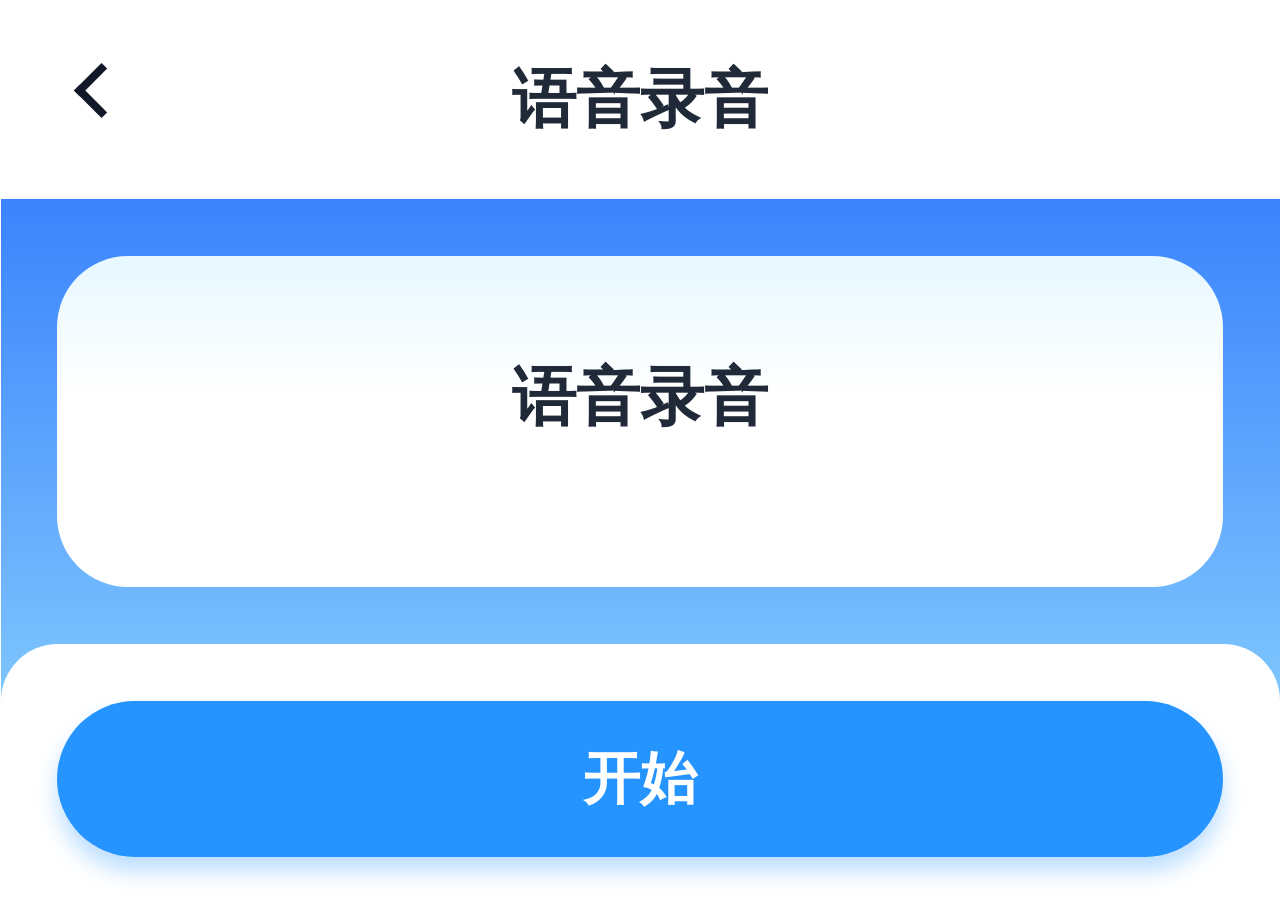
<file: h5分享页/index.html>
<!doctype html>
<html lang="zh-CN">
  <head>
    <meta charset="UTF-8" />
    <meta name="viewport" content="width=device-width, initial-scale=1.0, maximum-scale=1.0, user-scalable=no" />
    <link rel="icon" href="data:," />
    <title>语音转文字 - H5分享页</title>
    <link rel="stylesheet" href="./styles.css?v=20260618-result-limit" />
  </head>
  <body>
    <main class="viewport" aria-label="语音转文字H5分享页">
      <section class="screen" data-state="ready" aria-label="准备录音">
        <div class="nav-bar">
          <button class="back-button" type="button" aria-label="返回">
            <span></span>
          </button>
          <div class="nav-title">语音录音</div>
        </div>

        <div class="panel">
          <h1 class="panel-title">语音录音</h1>

          <div class="mic-visual ready-mic" aria-hidden="true">
            <div class="mic-shadow"></div>
            <div class="mic-core">
              <img src="./assets/mic-icon.svg" alt="" />
            </div>
          </div>

          <div class="copy">
            <h2>准备录音</h2>
            <p>点击「开始」后说话，我会把语<br />音转成文字</p>
          </div>

        </div>

        <button class="primary-button" type="button" data-action="start">开始</button>
      </section>

      <section class="screen" data-state="recording" aria-label="录音中" hidden>
        <div class="nav-bar">
          <button class="back-button" type="button" aria-label="返回">
            <span></span>
          </button>
          <div class="nav-title">语音录音</div>
        </div>

        <div class="panel">
          <h1 class="panel-title">语音录音</h1>

          <div class="mic-visual recording-mic" aria-hidden="true">
            <div class="mic-shadow"></div>
            <svg class="record-progress" viewBox="0 0 120 120">
              <circle class="record-track" cx="60" cy="60" r="51"></circle>
              <circle class="record-value" id="recordProgress" cx="60" cy="60" r="51"></circle>
            </svg>
            <div class="mic-core">
              <img src="./assets/mic-icon.svg" alt="" />
            </div>
          </div>

          <div class="listen-pill">
            <span></span>
            正在聆听...
          </div>

          <div class="timer-line" aria-label="录音计时">
            <strong id="recordTimer">00:00</strong>
            <span>/ 00:10</span>
          </div>

          <video class="waveform-video" src="./assets/waveform.mp4" autoplay muted loop playsinline aria-hidden="true"></video>

        </div>

        <button class="primary-button" type="button" data-action="finish">
          <span class="button-label">完成</span>
          <img class="button-loading" src="./assets/loading-spinner.svg" alt="" />
        </button>
      </section>

      <section class="screen" data-state="loading" aria-label="录音转写中" hidden>
        <div class="nav-bar">
          <button class="back-button" type="button" aria-label="返回">
            <span></span>
          </button>
          <div class="nav-title">语音录音</div>
        </div>

        <div class="panel">
          <h1 class="panel-title">语音录音</h1>

          <div class="mic-visual recording-mic" aria-hidden="true">
            <div class="mic-shadow"></div>
            <svg class="record-progress" viewBox="0 0 120 120">
              <circle class="record-track" cx="60" cy="60" r="51"></circle>
              <circle class="record-value is-complete" cx="60" cy="60" r="51"></circle>
            </svg>
            <div class="mic-core">
              <img src="./assets/mic-icon.svg" alt="" />
            </div>
          </div>

          <div class="listen-pill">
            <span></span>
            正在聆听...
          </div>

          <div class="timer-line" aria-label="录音计时">
            <strong>00:10</strong>
            <span>/ 00:10</span>
          </div>

          <video class="waveform-video" src="./assets/waveform.mp4" autoplay muted loop playsinline aria-hidden="true"></video>

        </div>

        <button class="primary-button is-loading" type="button" disabled>
          <span class="button-label">完成</span>
          <img class="button-loading" src="./assets/loading-spinner.svg" alt="" />
        </button>
      </section>

      <section class="screen" data-state="result" aria-label="识别结果" hidden>
        <div class="nav-bar">
          <button class="back-button" type="button" aria-label="返回">
            <span></span>
          </button>
          <div class="nav-title">识别结果</div>
        </div>

        <div class="panel">
          <h1 class="panel-title">识别结果</h1>

          <label class="result-box">
            <textarea aria-label="识别结果" maxlength="120">你好，欢迎学习编程，今天我们一起来写一个有趣的小程序吧！</textarea>
          </label>

        </div>

        <div class="result-actions">
          <button class="secondary-button" type="button" data-action="rerecord">重新录音</button>
          <button class="primary-button compact" type="button" data-action="confirm">确认</button>
        </div>
      </section>

      <div class="toast" id="failureToast" role="status" aria-live="polite" aria-hidden="true">识别失败了，请稍后重试～</div>
    </main>

    <script src="./script.js?v=20260618-result-limit"></script>
  </body>
</html>
</file>
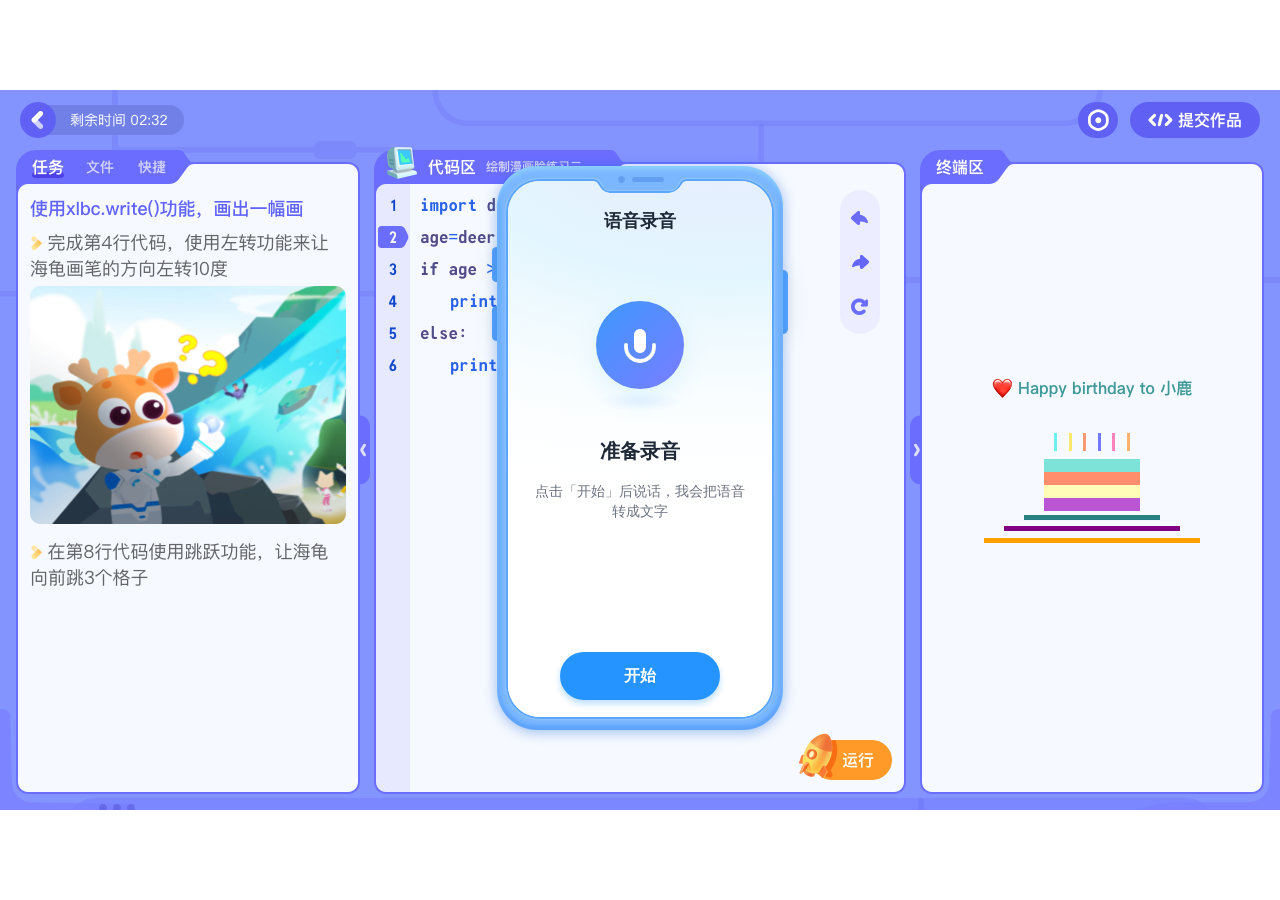
<file: pc端/index.html>
<!DOCTYPE html>
<html lang="zh-CN">
<head>
  <meta charset="UTF-8">
  <meta name="viewport" content="width=device-width, initial-scale=1.0, maximum-scale=1.0, user-scalable=no">
  <link rel="icon" href="data:,">
  <title>语音转文字</title>
  <style>
    * {
      box-sizing: border-box;
      margin: 0;
      padding: 0;
    }

    html,
    body {
      width: 100%;
      height: 100%;
      background: #ffffff;
      font-family: -apple-system, BlinkMacSystemFont, "PingFang SC", "Helvetica Neue", Arial, sans-serif;
      -webkit-font-smoothing: antialiased;
    }

    body {
      display: grid;
      min-height: 100vh;
      place-items: center;
      overflow: hidden;
    }

    .viewport {
      width: 1280px;
      height: 720px;
      position: relative;
      overflow: hidden;
      background: #ffffff;
      transform-origin: center center;
      transform: scale(min(calc(100vw / 1280), calc(100vh / 720)));
    }

    .stage {
      position: relative;
      width: 1280px;
      height: 720px;
      background: #ffffff;
      overflow: hidden;
    }

    .bg,
    .phone-shell,
    .phone-panel,
    .mic-icon {
      position: absolute;
      display: block;
      pointer-events: none;
      user-select: none;
    }

    .bg {
      inset: 0;
      width: 1280px;
      height: 720px;
      object-fit: cover;
    }

    .phone-shell {
      left: 473px;
      top: 64px;
      width: 335px;
      height: 592px;
      object-fit: cover;
    }

    .phone-panel {
      left: 508px;
      top: 91px;
      width: 264px;
      height: 536px;
    }

    .title {
      position: absolute;
      left: 604px;
      top: 119px;
      width: 72px;
      height: 24px;
      color: #1f2937;
      font-size: 18px;
      font-weight: 600;
      line-height: 24px;
      text-align: center;
      white-space: nowrap;
    }

    .visual {
      position: absolute;
      left: 560px;
      top: 175px;
      width: 160px;
      height: 160px;
      animation: floatMic 2.4s ease-in-out infinite;
    }

    .visual-shadow {
      position: absolute;
      left: 21.82px;
      top: 122.18px;
      width: 116.36px;
      height: 29.09px;
      background: radial-gradient(ellipse at center, rgba(70, 145, 250, 0.1) 0%, rgba(70, 145, 250, 0) 50%);
    }

    .visual-ring {
      position: absolute;
      left: 20px;
      top: 20px;
      width: 120px;
      height: 120px;
      border-radius: 50px;
      display: grid;
      place-items: center;
    }

    .mic-button {
      position: relative;
      width: 88px;
      height: 88px;
      border-radius: 88px;
      display: grid;
      place-items: center;
      background: linear-gradient(135deg, #3d98ff 0%, #7a7dff 100%);
      filter: drop-shadow(0 10.182px 11.636px rgba(56, 189, 248, 0.12));
    }

    .mic-icon {
      width: 48px;
      height: 48px;
    }

    .copy {
      position: absolute;
      left: 534px;
      top: 351px;
      width: 212px;
      text-align: center;
    }

    .copy h1 {
      color: #1f2937;
      font-size: 20px;
      font-weight: 600;
      line-height: 20px;
    }

    .copy p {
      margin-top: 20px;
      color: #6b7280;
      font-size: 14px;
      font-weight: 400;
      line-height: 20px;
    }

    .start {
      position: absolute;
      left: 560px;
      top: 562px;
      width: 160px;
      height: 48px;
      border: 0;
      border-radius: 9999px;
      background: #2694ff;
      box-shadow: 0 4px 6px rgba(38, 148, 255, 0.3);
      color: #ffffff;
      font-family: Arial, sans-serif;
      font-size: 16px;
      font-weight: 700;
      line-height: 18px;
      text-align: center;
      cursor: pointer;
      transition: transform 160ms ease, box-shadow 160ms ease, background 160ms ease;
    }

    .start:hover {
      background: #1688f7;
      box-shadow: 0 8px 14px rgba(38, 148, 255, 0.35);
      transform: translateY(-1px);
    }

    .start:active {
      background: #0f7ee8;
      box-shadow: 0 2px 5px rgba(38, 148, 255, 0.28);
      transform: translateY(1px) scale(0.98);
    }

    @keyframes floatMic {
      0%,
      100% {
        transform: translateY(0);
      }

      50% {
        transform: translateY(-7px);
      }
    }

  </style>
</head>
<body>
  <main class="viewport" aria-label="语音转文字设计稿还原">
    <section class="stage">
      <img class="bg" src="./images/image-1.png" alt="">
      <img class="phone-shell" src="./images/image-2.png" alt="">
      <img class="phone-panel" src="./images/phone-panel.svg" alt="">

      <div class="title">语音录音</div>

      <div class="visual" aria-hidden="true">
        <div class="visual-shadow"></div>
        <div class="visual-ring">
          <div class="mic-button">
            <img class="mic-icon" src="./images/mic-icon.svg" alt="">
          </div>
        </div>
      </div>

      <div class="copy">
        <h1>准备录音</h1>
        <p>点击「开始」后说话，我会把语音转成文字</p>
      </div>

      <button class="start" type="button" id="startBtn">开始</button>
    </section>
  </main>
  <script>
    document.getElementById("startBtn").addEventListener("click", function () {
      window.location.href = "./step2-recording.html";
    });
  </script>
</body>
</html>
</file>
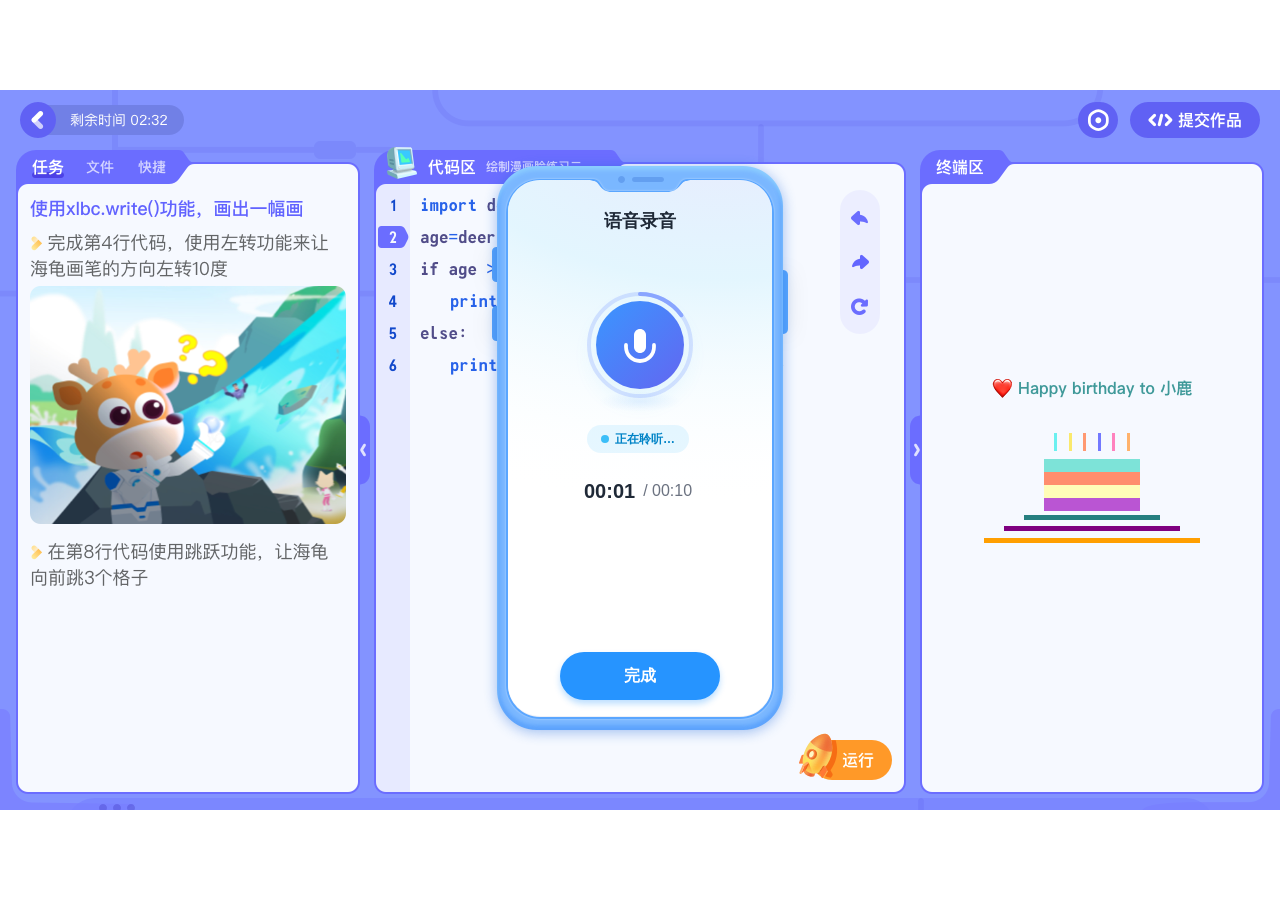
<file: pc端/step2-recording.html>
<!DOCTYPE html>
<html lang="zh-CN">
<head>
  <meta charset="UTF-8">
  <meta name="viewport" content="width=device-width, initial-scale=1.0, maximum-scale=1.0, user-scalable=no">
  <link rel="icon" href="data:,">
  <title>语音转文字 - 录音中</title>
  <style>
    * {
      box-sizing: border-box;
      margin: 0;
      padding: 0;
    }

    html,
    body {
      width: 100%;
      height: 100%;
      background: #ffffff;
      font-family: -apple-system, BlinkMacSystemFont, "PingFang SC", "Helvetica Neue", Arial, sans-serif;
      -webkit-font-smoothing: antialiased;
    }

    body {
      display: grid;
      min-height: 100vh;
      place-items: center;
      overflow: hidden;
    }

    .viewport {
      width: 1280px;
      height: 720px;
      position: relative;
      overflow: hidden;
      background: #ffffff;
      transform-origin: center center;
      transform: scale(min(calc(100vw / 1280), calc(100vh / 720)));
    }

    .stage {
      position: relative;
      width: 1280px;
      height: 720px;
      background: #ffffff;
      overflow: hidden;
    }

    .bg,
    .phone-shell,
    .phone-panel,
    .wave,
    .loading-icon {
      position: absolute;
      display: block;
      pointer-events: none;
      user-select: none;
    }

    .bg {
      inset: 0;
      width: 1280px;
      height: 720px;
      object-fit: cover;
    }

    .phone-shell {
      left: 473px;
      top: 64px;
      width: 335px;
      height: 592px;
      object-fit: cover;
    }

    .phone-panel {
      left: 508px;
      top: 90px;
      width: 264px;
      height: 536px;
    }

    .title {
      position: absolute;
      left: 604px;
      top: 119px;
      width: 72px;
      height: 24px;
      color: #1f2937;
      font-size: 18px;
      font-weight: 600;
      line-height: 24px;
      text-align: center;
      white-space: nowrap;
    }

    .visual {
      position: absolute;
      left: 560px;
      top: 175px;
      width: 160px;
      height: 160px;
      animation: floatMic 2.4s ease-in-out infinite;
    }

    .visual-shadow {
      position: absolute;
      left: 21.82px;
      top: 122.18px;
      width: 116.36px;
      height: 29.09px;
      background: radial-gradient(ellipse at center, rgba(70, 145, 250, 0.1) 0%, rgba(70, 145, 250, 0) 50%);
    }

    .mic-button {
      position: absolute;
      left: 36px;
      top: 36px;
      width: 88px;
      height: 88px;
      border-radius: 50%;
      display: grid;
      place-items: center;
      background: linear-gradient(135deg, #3a96ff 0%, #6366f1 100%);
      box-shadow: 0 10.18px 23.27px rgba(56, 189, 248, 0.12);
    }

    .mic-icon {
      width: 48px;
      height: 48px;
      display: block;
      pointer-events: none;
      user-select: none;
    }

    .progress-overlay {
      position: absolute;
      left: 24px;
      top: 24px;
      width: 112px;
      height: 112px;
      pointer-events: none;
      transform: rotate(-90deg);
    }

    .progress-overlay circle {
      fill: none;
      stroke: #89a5ff;
      stroke-width: 4;
      stroke-linecap: round;
    }

    .progress-track {
      opacity: 0.3;
    }

    .progress-value {
      stroke-dasharray: 320.44;
      stroke-dashoffset: 320.44;
      transition: stroke-dashoffset 120ms linear;
    }

    .status-pill {
      position: absolute;
      left: 587px;
      top: 335px;
      display: flex;
      align-items: center;
      gap: 6px;
      height: 28px;
      padding: 6px 14px;
      border-radius: 9999px;
      background: rgba(56, 189, 248, 0.12);
      color: #0284c7;
      font-size: 12px;
      font-weight: 600;
      line-height: 16px;
      white-space: nowrap;
    }

    .status-dot {
      width: 8px;
      height: 8px;
      border-radius: 4px;
      background: #38bdf8;
      opacity: 0.98;
      flex: 0 0 auto;
      animation: pulseDot 1.2s ease-in-out infinite;
    }

    .timer {
      position: absolute;
      left: 584px;
      top: 384px;
      display: flex;
      align-items: center;
      gap: 8px;
      height: 34px;
      line-height: 34px;
      white-space: nowrap;
    }

    .timer-current {
      color: #1f2937;
      font-size: 20px;
      font-weight: 600;
      letter-spacing: 0;
    }

    .timer-total {
      color: #6b7280;
      font-size: 16px;
      font-weight: 500;
      text-align: center;
    }

    .wave {
      left: 524px;
      top: 430px;
      width: 232px;
      height: 67px;
      object-fit: contain;
      object-position: center;
      background: transparent;
    }

    .finish {
      position: absolute;
      left: 560px;
      top: 562px;
      width: 160px;
      height: 48px;
      border: 0;
      border-radius: 9999px;
      background: #2694ff;
      box-shadow: 0 4px 6px rgba(38, 148, 255, 0.3);
      color: #ffffff;
      font-family: Arial, sans-serif;
      font-size: 16px;
      font-weight: 700;
      line-height: 18px;
      text-align: center;
      cursor: pointer;
      display: grid;
      place-items: center;
      transition: transform 160ms ease, box-shadow 160ms ease, background 160ms ease;
    }

    .finish:hover:not(:disabled) {
      background: #1688f7;
      box-shadow: 0 8px 14px rgba(38, 148, 255, 0.35);
      transform: translateY(-1px);
    }

    .finish:active:not(:disabled) {
      background: #0f7ee8;
      box-shadow: 0 2px 5px rgba(38, 148, 255, 0.28);
      transform: translateY(1px) scale(0.98);
    }

    .finish:disabled {
      cursor: default;
    }

    .finish-label,
    .loading-icon {
      grid-area: 1 / 1;
    }

    .loading-icon {
      width: 24px;
      height: 24px;
      display: none;
    }

    .finish.is-loading .finish-label {
      display: none;
    }

    .finish.is-loading .loading-icon {
      display: block;
      animation: spinLoading 0.8s linear infinite;
    }

    @keyframes floatMic {
      0%,
      100% {
        transform: translateY(0);
      }

      50% {
        transform: translateY(-7px);
      }
    }

    @keyframes pulseDot {
      0%,
      100% {
        opacity: 0.35;
        transform: scale(0.82);
      }

      50% {
        opacity: 1;
        transform: scale(1.18);
      }
    }

    @keyframes spinLoading {
      to {
        transform: rotate(360deg);
      }
    }

  </style>
</head>
<body>
  <main class="viewport" aria-label="语音转文字录音中设计稿还原">
    <section class="stage">
      <img class="bg" src="./images/step2-bg.png" alt="">
      <img class="phone-shell" src="./images/step2-phone.png" alt="">
      <img class="phone-panel" src="./images/step2-panel.svg" alt="">

      <div class="title">语音录音</div>

      <div class="visual" aria-hidden="true">
        <div class="visual-shadow"></div>
        <div class="mic-button">
          <img class="mic-icon" src="./images/mic-icon.svg" alt="">
        </div>
        <svg class="progress-overlay" viewBox="0 0 112 112">
          <circle class="progress-track" cx="56" cy="56" r="51"></circle>
          <circle class="progress-value" id="progressValue" cx="56" cy="56" r="51"></circle>
        </svg>
      </div>

      <div class="status-pill">
        <span class="status-dot"></span>
        <span>正在聆听…</span>
      </div>

      <div class="timer">
        <span class="timer-current" id="timerCurrent">00:00</span>
        <span class="timer-total">/ 00:10</span>
      </div>

      <video class="wave" src="./images/waveform.mp4" autoplay muted loop playsinline aria-hidden="true"></video>

      <button class="finish" type="button" id="finishBtn">
        <span class="finish-label">完成</span>
        <img class="loading-icon" src="./images/loading-spinner.svg" alt="">
      </button>
    </section>
  </main>
  <script>
    var startedAt = Date.now();
    var maxSeconds = 10;
    var timerCurrent = document.getElementById("timerCurrent");
    var progressValue = document.getElementById("progressValue");
    var finishBtn = document.getElementById("finishBtn");
    var circumference = 320.44;
    var finished = false;
    var loading = false;
    var timerHandle;
    var resultToastFlag = "voiceResultToast";

    function formatSeconds(value) {
      return "00:" + String(Math.min(maxSeconds, Math.max(0, value))).padStart(2, "0");
    }

    function setResultToastFlag(shouldShow) {
      try {
        if (shouldShow) {
          sessionStorage.setItem(resultToastFlag, "manual-finish");
        } else {
          sessionStorage.removeItem(resultToastFlag);
        }
      } catch (error) {
        // Ignore storage failures in restricted browser contexts.
      }
    }

    function completeRecording(shouldShowToast) {
      if (finished || loading) return;
      setResultToastFlag(shouldShowToast);
      loading = true;
      finishBtn.classList.add("is-loading");
      finishBtn.disabled = true;
      window.clearInterval(timerHandle);
      window.setTimeout(function () {
        finished = true;
        window.location.href = "./step3-result.html";
      }, 2000);
    }

    function updateProgress(elapsed) {
      var progress = Math.min(1, elapsed / maxSeconds);
      timerCurrent.textContent = formatSeconds(Math.floor(elapsed));
      progressValue.style.strokeDashoffset = String(circumference * (1 - progress));
      return progress;
    }

    function tick() {
      if (finished || loading) return;
      var elapsedMs = Date.now() - startedAt;
      var elapsed = Math.min(maxSeconds, elapsedMs / 1000);
      var progress = updateProgress(elapsed);

      if (progress >= 1) {
        updateProgress(maxSeconds);
        completeRecording(false);
      }
    }

    finishBtn.addEventListener("click", function () {
      completeRecording(true);
    });
    updateProgress(0);
    timerHandle = window.setInterval(tick, 100);
  </script>
</body>
</html>
</file>
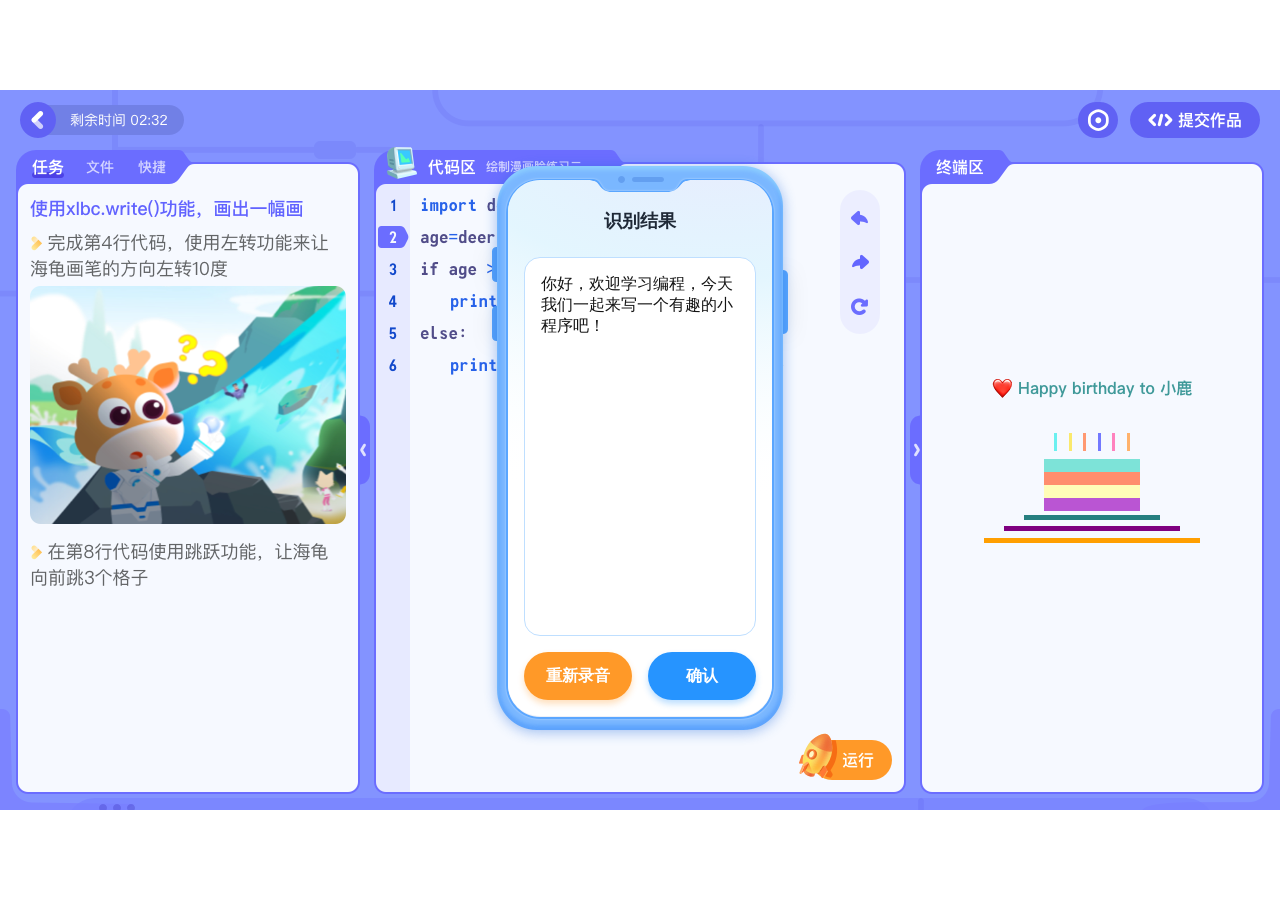
<file: pc端/step3-result.html>
<!DOCTYPE html>
<html lang="zh-CN">
<head>
  <meta charset="UTF-8">
  <meta name="viewport" content="width=device-width, initial-scale=1.0, maximum-scale=1.0, user-scalable=no">
  <link rel="icon" href="data:,">
  <title>语音转文字 - 识别结果</title>
  <style>
    * {
      box-sizing: border-box;
      margin: 0;
      padding: 0;
    }

    html,
    body {
      width: 100%;
      height: 100%;
      background: #ffffff;
      font-family: -apple-system, BlinkMacSystemFont, "PingFang SC", "Helvetica Neue", Arial, sans-serif;
      -webkit-font-smoothing: antialiased;
    }

    body {
      display: grid;
      min-height: 100vh;
      place-items: center;
      overflow: hidden;
    }

    .viewport {
      width: 1280px;
      height: 720px;
      position: relative;
      overflow: hidden;
      background: #ffffff;
      transform-origin: center center;
      transform: scale(min(calc(100vw / 1280), calc(100vh / 720)));
    }

    .stage {
      position: relative;
      width: 1280px;
      height: 720px;
      background: #ffffff;
      overflow: hidden;
    }

    .bg,
    .phone-shell,
    .phone-panel {
      position: absolute;
      display: block;
      pointer-events: none;
      user-select: none;
    }

    .bg {
      inset: 0;
      width: 1280px;
      height: 720px;
      object-fit: cover;
    }

    .phone-shell {
      left: 473px;
      top: 64px;
      width: 335px;
      height: 592px;
      object-fit: cover;
    }

    .phone-panel {
      left: 508px;
      top: 90px;
      width: 264px;
      height: 536px;
    }

    .title {
      position: absolute;
      left: 604px;
      top: 119px;
      width: 72px;
      height: 24px;
      color: #1f2937;
      font-size: 18px;
      font-weight: 600;
      line-height: 24px;
      text-align: center;
      white-space: nowrap;
    }

    .result-box {
      position: absolute;
      left: 524px;
      top: 167px;
      width: 232px;
      height: 379px;
      border: 1px solid #bfdfff;
      border-radius: 16px;
      background: #ffffff;
      overflow: hidden;
      transition: border-color 160ms ease, box-shadow 160ms ease;
    }

    .result-box:focus-within {
      border-color: #5cafff;
      box-shadow: 0 0 0 3px rgba(92, 175, 255, 0.18);
    }

    .result-input {
      width: 100%;
      height: 100%;
      border: 0;
      outline: 0;
      resize: none;
      padding: 16px;
      background: transparent;
      color: #141414;
      font-family: -apple-system, BlinkMacSystemFont, "PingFang SC", "Helvetica Neue", Arial, sans-serif;
      font-size: 16px;
      font-weight: 400;
      line-height: normal;
    }

    .action {
      position: absolute;
      top: 562px;
      width: 108px;
      height: 48px;
      border: 0;
      border-radius: 9999px;
      color: #ffffff;
      font-family: Arial, sans-serif;
      font-size: 16px;
      font-weight: 700;
      line-height: 18px;
      text-align: center;
      cursor: pointer;
      transition: transform 160ms ease, box-shadow 160ms ease, background 160ms ease;
    }

    .rerecord {
      left: 524px;
      background: #ff9928;
      box-shadow: 0 4px 6px rgba(255, 153, 40, 0.3);
    }

    .confirm {
      left: 648px;
      background: #2694ff;
      box-shadow: 0 4px 6px rgba(38, 148, 255, 0.3);
    }

    .rerecord:hover {
      background: #f28b16;
      box-shadow: 0 8px 14px rgba(255, 153, 40, 0.35);
      transform: translateY(-1px);
    }

    .confirm:hover {
      background: #1688f7;
      box-shadow: 0 8px 14px rgba(38, 148, 255, 0.35);
      transform: translateY(-1px);
    }

    .action:active {
      transform: translateY(1px) scale(0.98);
    }

    .rerecord:active {
      background: #e77c0e;
      box-shadow: 0 2px 5px rgba(255, 153, 40, 0.28);
    }

    .confirm:active {
      background: #0f7ee8;
      box-shadow: 0 2px 5px rgba(38, 148, 255, 0.28);
    }

    .toast {
      position: absolute;
      left: 50%;
      top: 50%;
      min-height: 40px;
      display: flex;
      align-items: center;
      justify-content: center;
      padding: 10px 16px;
      border-radius: 8px;
      background: rgba(0, 0, 0, 0.7);
      color: #ffffff;
      font-size: 16px;
      font-weight: 400;
      line-height: 22px;
      text-align: center;
      white-space: nowrap;
      opacity: 0;
      pointer-events: none;
      transform: translate(-50%, -50%);
      transition: opacity 160ms ease;
      z-index: 20;
    }

    .toast.is-visible {
      opacity: 1;
    }

  </style>
</head>
<body>
  <main class="viewport" aria-label="语音转文字识别结果设计稿还原">
    <section class="stage">
      <img class="bg" src="./images/step2-bg.png" alt="">
      <img class="phone-shell" src="./images/step2-phone.png" alt="">
      <img class="phone-panel" src="./images/step2-panel.svg" alt="">

      <div class="title">识别结果</div>

      <div class="result-box">
        <textarea class="result-input" aria-label="识别结果" maxlength="120">你好，欢迎学习编程，今天我们一起来写一个有趣的小程序吧！</textarea>
      </div>

      <button class="action rerecord" type="button" id="rerecordBtn">重新录音</button>
      <button class="action confirm" type="button" id="confirmBtn">确认</button>
      <div class="toast" id="failureToast" role="status" aria-live="polite" aria-hidden="true">识别失败了，请稍后重试～</div>
    </section>
  </main>
  <script>
    var resultToastFlag = "voiceResultToast";
    var failureToast = document.getElementById("failureToast");
    var toastTimer = null;
    var resultTextMaxLength = 120;
    var defaultResultText = "你好，欢迎学习编程，今天我们一起来写一个有趣的小程序吧！";

    function getResultInput() {
      return document.querySelector(".result-input");
    }

    function setResultText(value) {
      var resultInput = getResultInput();
      if (resultInput) {
        resultInput.value = value.slice(0, resultTextMaxLength);
      }
    }

    function showFailureToast() {
      if (!failureToast) return;

      setResultText("");

      window.clearTimeout(toastTimer);
      failureToast.classList.add("is-visible");
      failureToast.setAttribute("aria-hidden", "false");

      toastTimer = window.setTimeout(function () {
        failureToast.classList.remove("is-visible");
        failureToast.setAttribute("aria-hidden", "true");
      }, 2000);
    }

    var resultInput = getResultInput();
    if (resultInput) {
      resultInput.addEventListener("input", function () {
        if (resultInput.value.length > resultTextMaxLength) {
          resultInput.value = resultInput.value.slice(0, resultTextMaxLength);
        }
      });
    }

    document.getElementById("rerecordBtn").addEventListener("click", function () {
      window.location.href = "./step2-recording.html";
    });

    document.getElementById("confirmBtn").addEventListener("click", function () {
      window.location.href = "./index.html";
    });

    try {
      if (sessionStorage.getItem(resultToastFlag) === "manual-finish") {
        sessionStorage.removeItem(resultToastFlag);
        window.setTimeout(showFailureToast, 120);
      } else {
        setResultText(defaultResultText);
      }
    } catch (error) {
      // Ignore storage failures in restricted browser contexts.
      setResultText(defaultResultText);
    }
  </script>
</body>
</html>
</file>
<file: h5分享页/styles.css>
* {
  box-sizing: border-box;
  margin: 0;
  padding: 0;
}

html,
body {
  width: 100%;
  height: 100%;
  background: #ffffff;
  font-family: -apple-system, BlinkMacSystemFont, "PingFang SC", "Helvetica Neue", Arial, sans-serif;
  -webkit-font-smoothing: antialiased;
}

html {
  --stage-width: 7.2;
  --stage-height: 12.8;
  font-size: calc((100vw - 1px) / var(--stage-width));
}

body {
  min-height: 100vh;
  min-height: 100dvh;
  display: flex;
  justify-content: center;
  align-items: flex-start;
  overflow: hidden;
  overscroll-behavior: none;
}

button,
textarea {
  font: inherit;
}

button {
  -webkit-tap-highlight-color: transparent;
}

.viewport {
  position: relative;
  width: 7.2rem;
  height: 100vh;
  height: 100dvh;
  min-height: 0;
  overflow: hidden;
  background: #ffffff;
}

.screen {
  position: absolute;
  inset: 0;
  width: 7.2rem;
  height: 100%;
  min-height: 0;
  overflow: hidden;
  background: linear-gradient(180deg, #2069fc 0%, #99e0fe 100%);
}

.screen::after {
  position: absolute;
  left: 0;
  right: 0;
  bottom: 0;
  height: 1.44rem;
  background: #ffffff;
  border-radius: 0.32rem 0.32rem 0 0;
  content: "";
  z-index: 2;
}

.screen[hidden] {
  display: none;
}

.nav-bar {
  position: absolute;
  left: 0;
  top: 0;
  width: 7.2rem;
  height: 1.12rem;
  background: #ffffff;
  z-index: 4;
}

.nav-title {
  position: absolute;
  left: 1.4rem;
  right: 1.4rem;
  top: 0.32rem;
  height: 0.48rem;
  color: #1f2937;
  font-size: 0.36rem;
  font-weight: 600;
  line-height: 0.48rem;
  text-align: center;
  letter-spacing: 0;
  white-space: nowrap;
}

.back-button {
  position: absolute;
  left: 0;
  top: 0;
  width: 1.12rem;
  height: 1.12rem;
  border: 0;
  background: transparent;
  cursor: pointer;
}

.back-button span {
  position: absolute;
  left: 0.46rem;
  top: 0.4rem;
  width: 0.22rem;
  height: 0.22rem;
  border-left: 0.05rem solid #111827;
  border-bottom: 0.05rem solid #111827;
  transform: rotate(45deg);
}

.panel {
  position: absolute;
  left: 0.32rem;
  top: 1.44rem;
  width: 6.56rem;
  height: calc(100% - 3.2rem);
  min-height: 0;
  border-radius: 0.4rem;
  background: linear-gradient(180deg, #e7f8ff 0%, #ffffff 43%, #ffffff 100%);
  overflow: hidden;
  z-index: 1;
}

.panel-title {
  position: absolute;
  left: 0;
  right: 0;
  top: 0.56rem;
  height: 0.48rem;
  color: #1f2937;
  font-size: 0.36rem;
  font-weight: 600;
  line-height: 0.48rem;
  text-align: center;
  letter-spacing: 0;
  white-space: nowrap;
}

.mic-visual {
  position: absolute;
  left: 2.36rem;
  width: 2rem;
  height: 2rem;
}

.recording-mic {
  left: 2.08rem;
  top: 2.1rem;
  width: 2.4rem;
  height: 2.4rem;
}

.ready-mic {
  top: 2.08rem;
  animation: floatMic 2.4s ease-in-out infinite;
}

.mic-shadow {
  position: absolute;
  left: 0.2rem;
  top: 1.5rem;
  width: 1.6rem;
  height: 0.32rem;
  background: radial-gradient(ellipse at center, rgba(70, 145, 250, 0.13) 0%, rgba(70, 145, 250, 0) 60%);
}

.mic-core {
  position: absolute;
  left: 0.12rem;
  top: 0.12rem;
  width: 1.76rem;
  height: 1.76rem;
  display: grid;
  place-items: center;
  border-radius: 50%;
  background: linear-gradient(135deg, #5396ff 0%, #7565ff 100%);
  box-shadow: 0 0.2rem 0.24rem rgba(56, 189, 248, 0.12);
  z-index: 1;
}

.mic-core img {
  display: block;
  width: 0.96rem;
  height: 0.96rem;
}

.record-progress {
  position: absolute;
  left: 0;
  top: 0;
  width: 2.4rem;
  height: 2.4rem;
  transform: rotate(-90deg);
  z-index: 2;
}

.recording-mic .mic-core {
  left: 0.32rem;
  top: 0.32rem;
}

.recording-mic .mic-shadow {
  left: 0.4rem;
  top: 1.9rem;
}

.record-track,
.record-value {
  fill: none;
  stroke-width: 0.08rem;
}

.record-track {
  stroke: rgba(137, 165, 255, 0.28);
}

.record-value {
  stroke: #8aa2ff;
  stroke-linecap: round;
  stroke-dasharray: 320.44;
  stroke-dashoffset: 320.44;
  transition: stroke-dashoffset 120ms linear;
}

.record-value.is-complete {
  stroke-dashoffset: 0;
}

.copy {
  position: absolute;
  left: 50%;
  top: 5.6rem;
  width: 4.24rem;
  transform: translateX(-50%);
  text-align: center;
}

.copy h2 {
  color: #1f2937;
  font-size: 0.4rem;
  font-weight: 600;
  line-height: 0.4rem;
  letter-spacing: 0;
}

.copy p {
  margin-top: 0.4rem;
  color: #6b7280;
  font-size: 0.28rem;
  font-weight: 400;
  line-height: 0.4rem;
  letter-spacing: 0;
  text-align: center;
  text-wrap: balance;
}

.listen-pill {
  position: absolute;
  left: 2.22rem;
  top: 5.3rem;
  min-width: 2.12rem;
  height: 0.58rem;
  display: flex;
  align-items: center;
  justify-content: center;
  gap: 0.12rem;
  padding: 0 0.28rem;
  border-radius: 9999px;
  background: rgba(56, 189, 248, 0.12);
  color: #0284c7;
  font-size: 0.24rem;
  font-weight: 600;
  line-height: 0.34rem;
  white-space: nowrap;
}

.listen-pill span {
  width: 0.16rem;
  height: 0.16rem;
  flex: 0 0 auto;
  border-radius: 50%;
  background: #38bdf8;
  animation: blinkDot 1.2s ease-in-out infinite;
}

.timer-line {
  position: absolute;
  left: 0;
  right: 0;
  top: 6.28rem;
  height: 0.68rem;
  display: flex;
  align-items: center;
  justify-content: center;
  gap: 0.16rem;
  color: #6b7280;
  font-size: 0.32rem;
  font-weight: 500;
  line-height: 0.68rem;
  white-space: nowrap;
}

.timer-line strong {
  color: #1f2937;
  font-size: 0.4rem;
  font-weight: 600;
  letter-spacing: 0;
}

.waveform-video {
  position: absolute;
  left: 1.28rem;
  top: 7.36rem;
  width: 4.64rem;
  height: 1.34rem;
  object-fit: contain;
  object-position: center;
  pointer-events: none;
}

.primary-button,
.secondary-button {
  border: 0;
  border-radius: 9999px;
  color: #ffffff;
  font-family: Arial, "PingFang SC", sans-serif;
  font-size: 0.32rem;
  font-weight: 700;
  line-height: 0.36rem;
  text-align: center;
  cursor: pointer;
}

.primary-button {
  position: absolute;
  left: 0.32rem;
  bottom: 0.24rem;
  width: 6.56rem;
  height: 0.88rem;
  display: grid;
  place-items: center;
  background: #2694ff;
  box-shadow: 0 0.08rem 0.12rem rgba(38, 148, 255, 0.3);
  z-index: 3;
}

.primary-button.compact,
.secondary-button {
  position: static;
  width: auto;
  flex: 1 1 0;
  height: 0.88rem;
}

.secondary-button {
  background: #ff9928;
  box-shadow: 0 0.08rem 0.12rem rgba(255, 153, 40, 0.3);
}

.primary-button.compact {
  background: #2694ff;
  box-shadow: 0 0.08rem 0.12rem rgba(38, 148, 255, 0.3);
}

.primary-button:active,
.secondary-button:active {
  transform: scale(0.985);
}

.button-label,
.button-loading {
  grid-area: 1 / 1;
}

.button-loading {
  width: 0.48rem;
  height: 0.48rem;
  display: none;
}

.primary-button.is-loading {
  cursor: default;
}

.primary-button.is-loading .button-label {
  display: none;
}

.primary-button.is-loading .button-loading {
  display: block;
  animation: spinLoading 0.8s linear infinite;
}

.result-box {
  position: absolute;
  left: 0.32rem;
  top: 1.54rem;
  width: 5.92rem;
  height: calc(100% - 2.1rem);
  display: block;
  border: 0.02rem solid #bfdfff;
  border-radius: 0.32rem;
  background: #ffffff;
  overflow: hidden;
}

.result-box textarea {
  width: 100%;
  height: 100%;
  border: 0;
  outline: 0;
  resize: none;
  padding: 0.32rem;
  background: transparent;
  color: #141414;
  font: 400 0.32rem/1.42 -apple-system, BlinkMacSystemFont, "PingFang SC", "Helvetica Neue", Arial, sans-serif;
}

.result-actions {
  position: absolute;
  left: 0.32rem;
  bottom: 0.24rem;
  width: 6.56rem;
  display: flex;
  gap: 0.32rem;
  z-index: 3;
}

.toast {
  position: absolute;
  left: 50%;
  top: 50%;
  min-height: 0.8rem;
  width: fit-content;
  max-width: calc(100% - 0.64rem);
  display: flex;
  align-items: center;
  justify-content: center;
  padding: 0.24rem 0.64rem;
  border-radius: 0.16rem;
  background: rgba(0, 0, 0, 0.7);
  color: #ffffff;
  font-size: 0.32rem;
  font-weight: 400;
  line-height: 0.44rem;
  text-align: center;
  white-space: nowrap;
  opacity: 0;
  pointer-events: none;
  transform: translate(-50%, -50%);
  transition: opacity 160ms ease;
  z-index: 10;
}

.toast.is-visible {
  opacity: 1;
}

@keyframes floatMic {
  0%,
  100% {
    transform: translateY(0);
  }

  50% {
    transform: translateY(-0.12rem);
  }
}

@keyframes blinkDot {
  0%,
  100% {
    opacity: 0.45;
    transform: scale(0.86);
  }

  50% {
    opacity: 1;
    transform: scale(1.16);
  }
}

@keyframes spinLoading {
  to {
    transform: rotate(360deg);
  }
}
</file>
